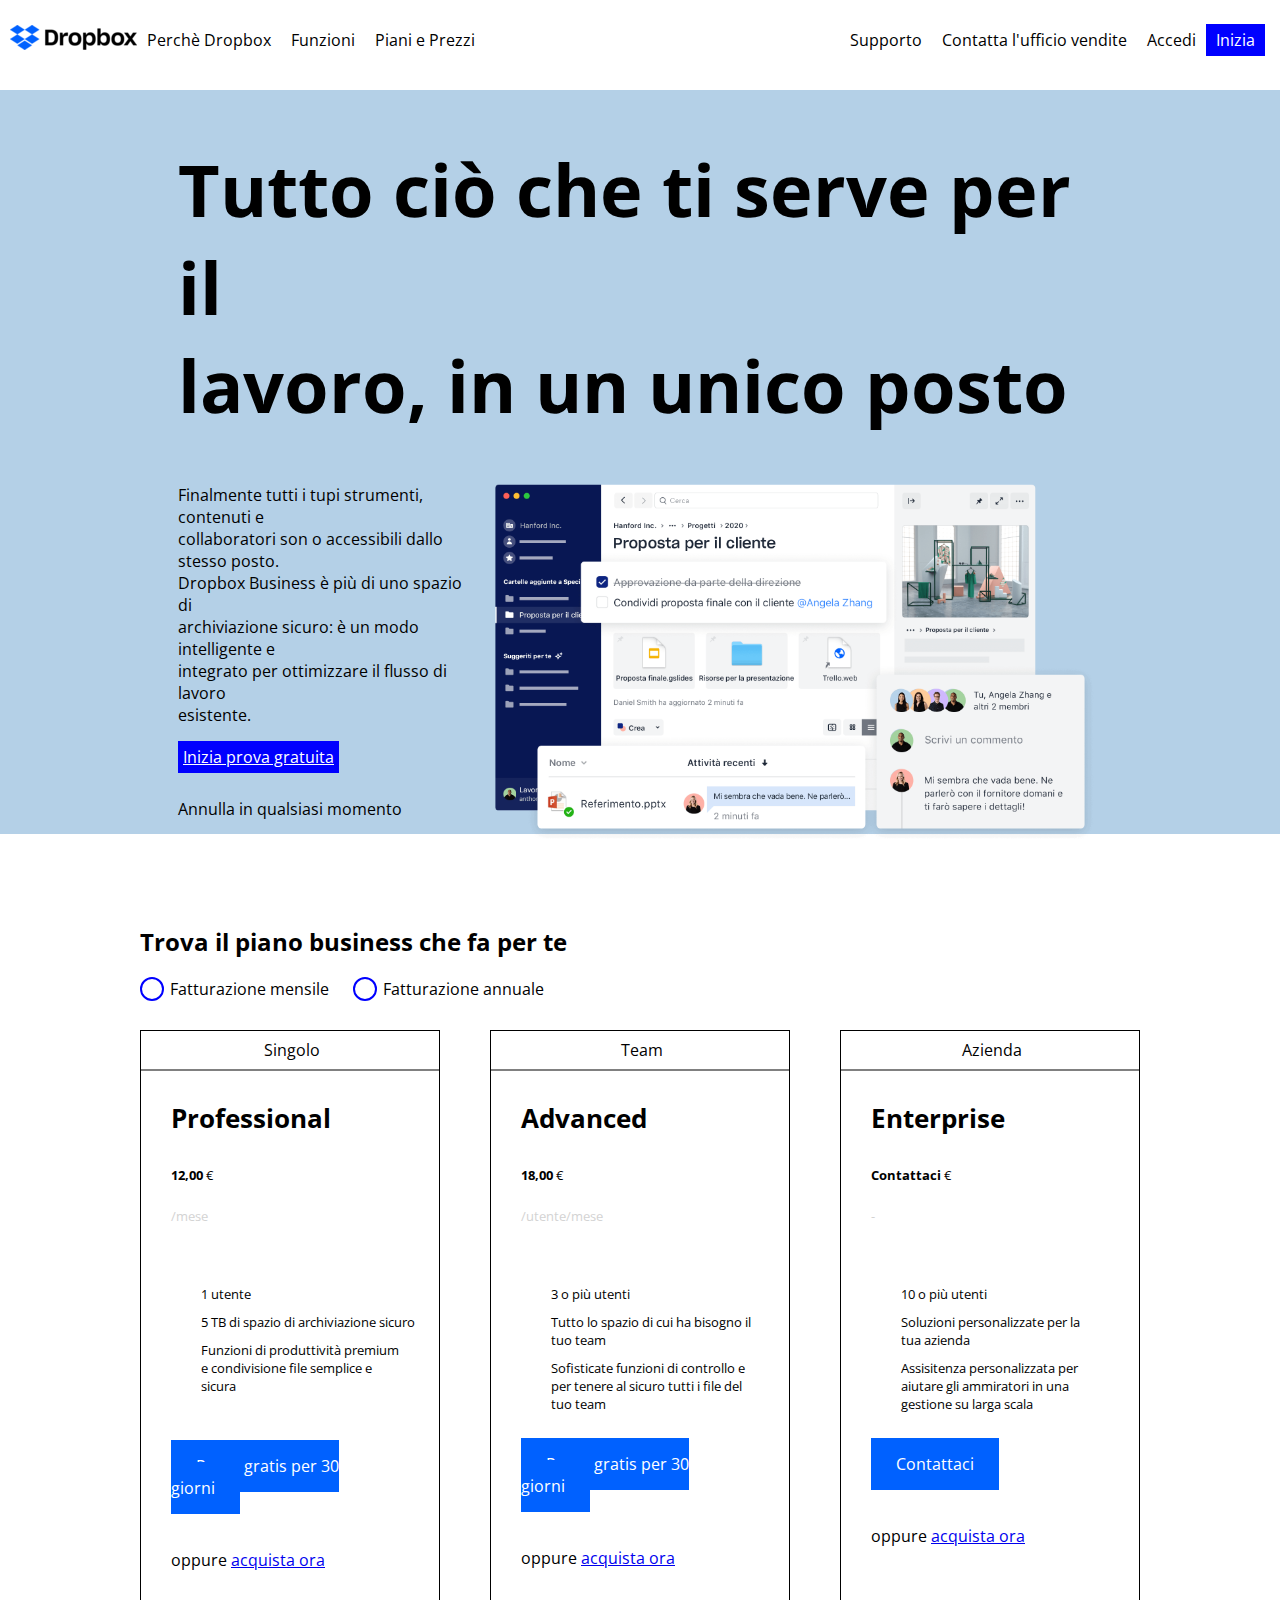
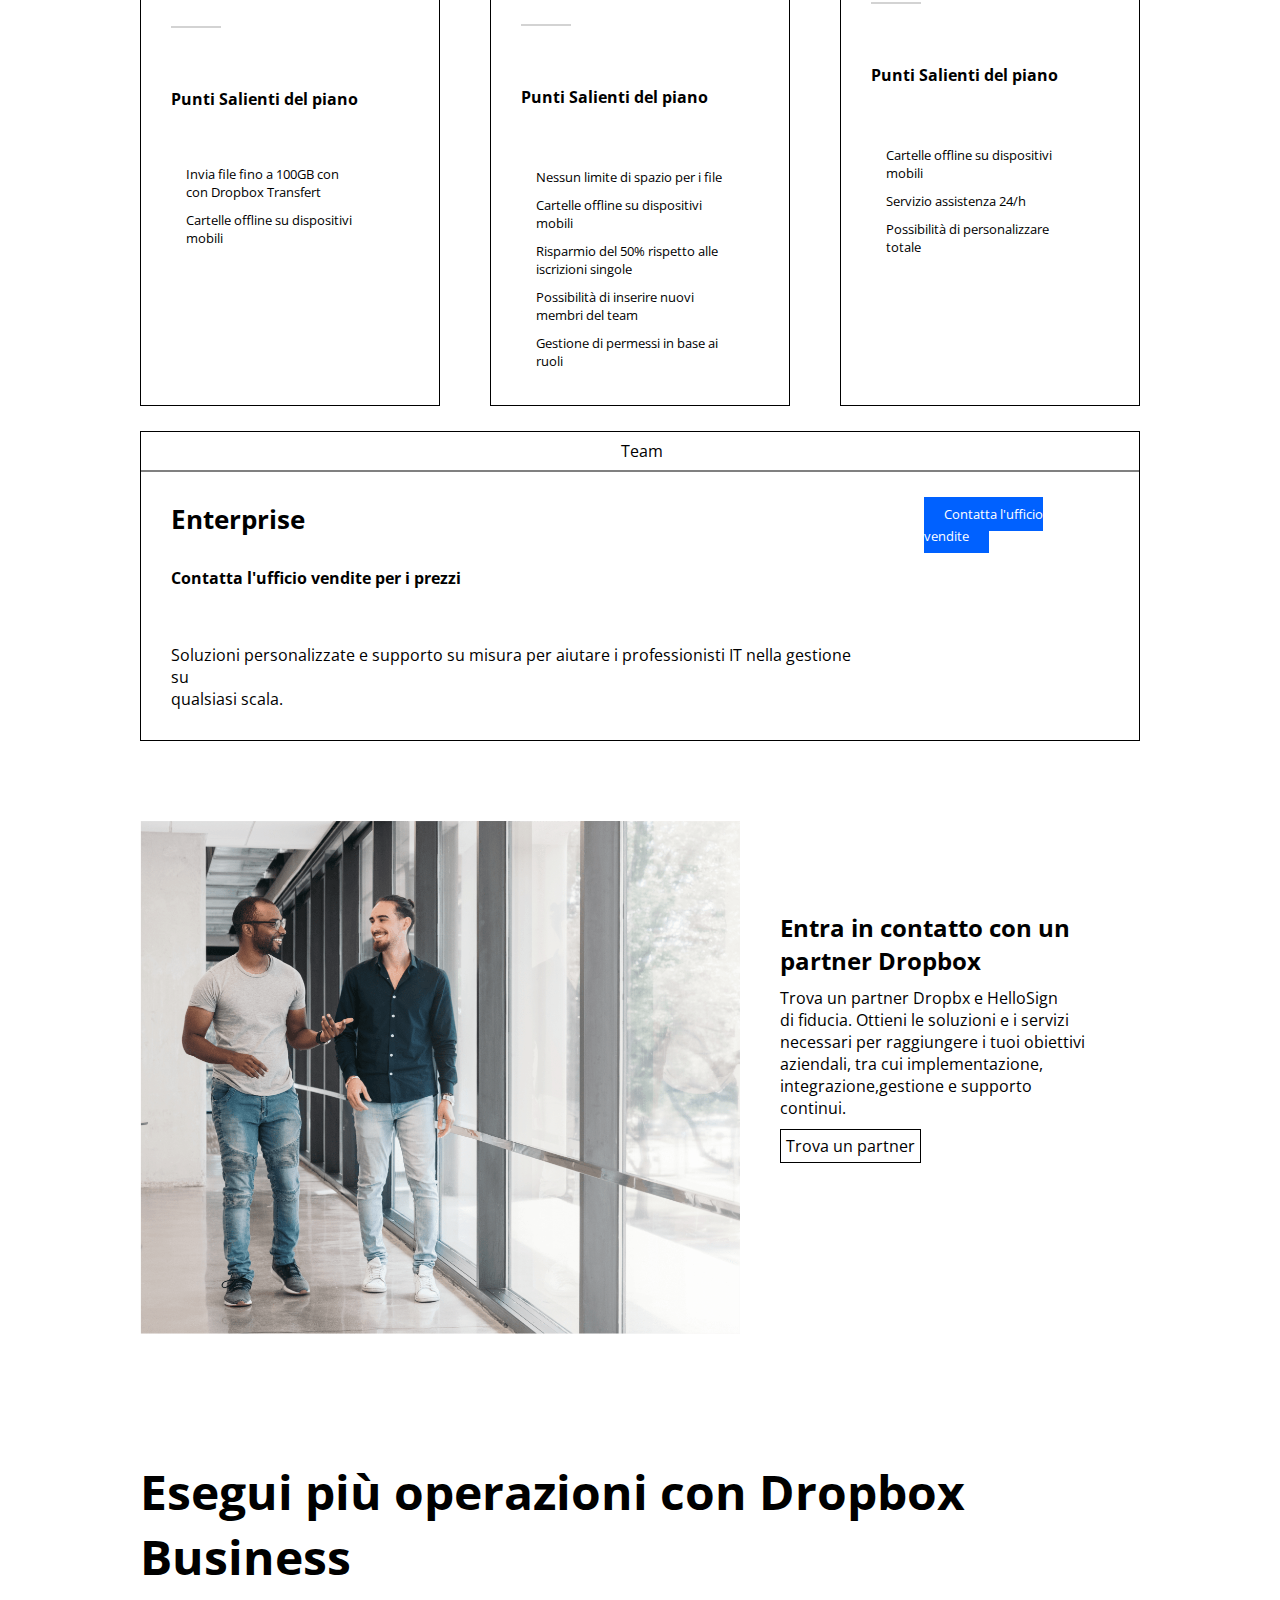
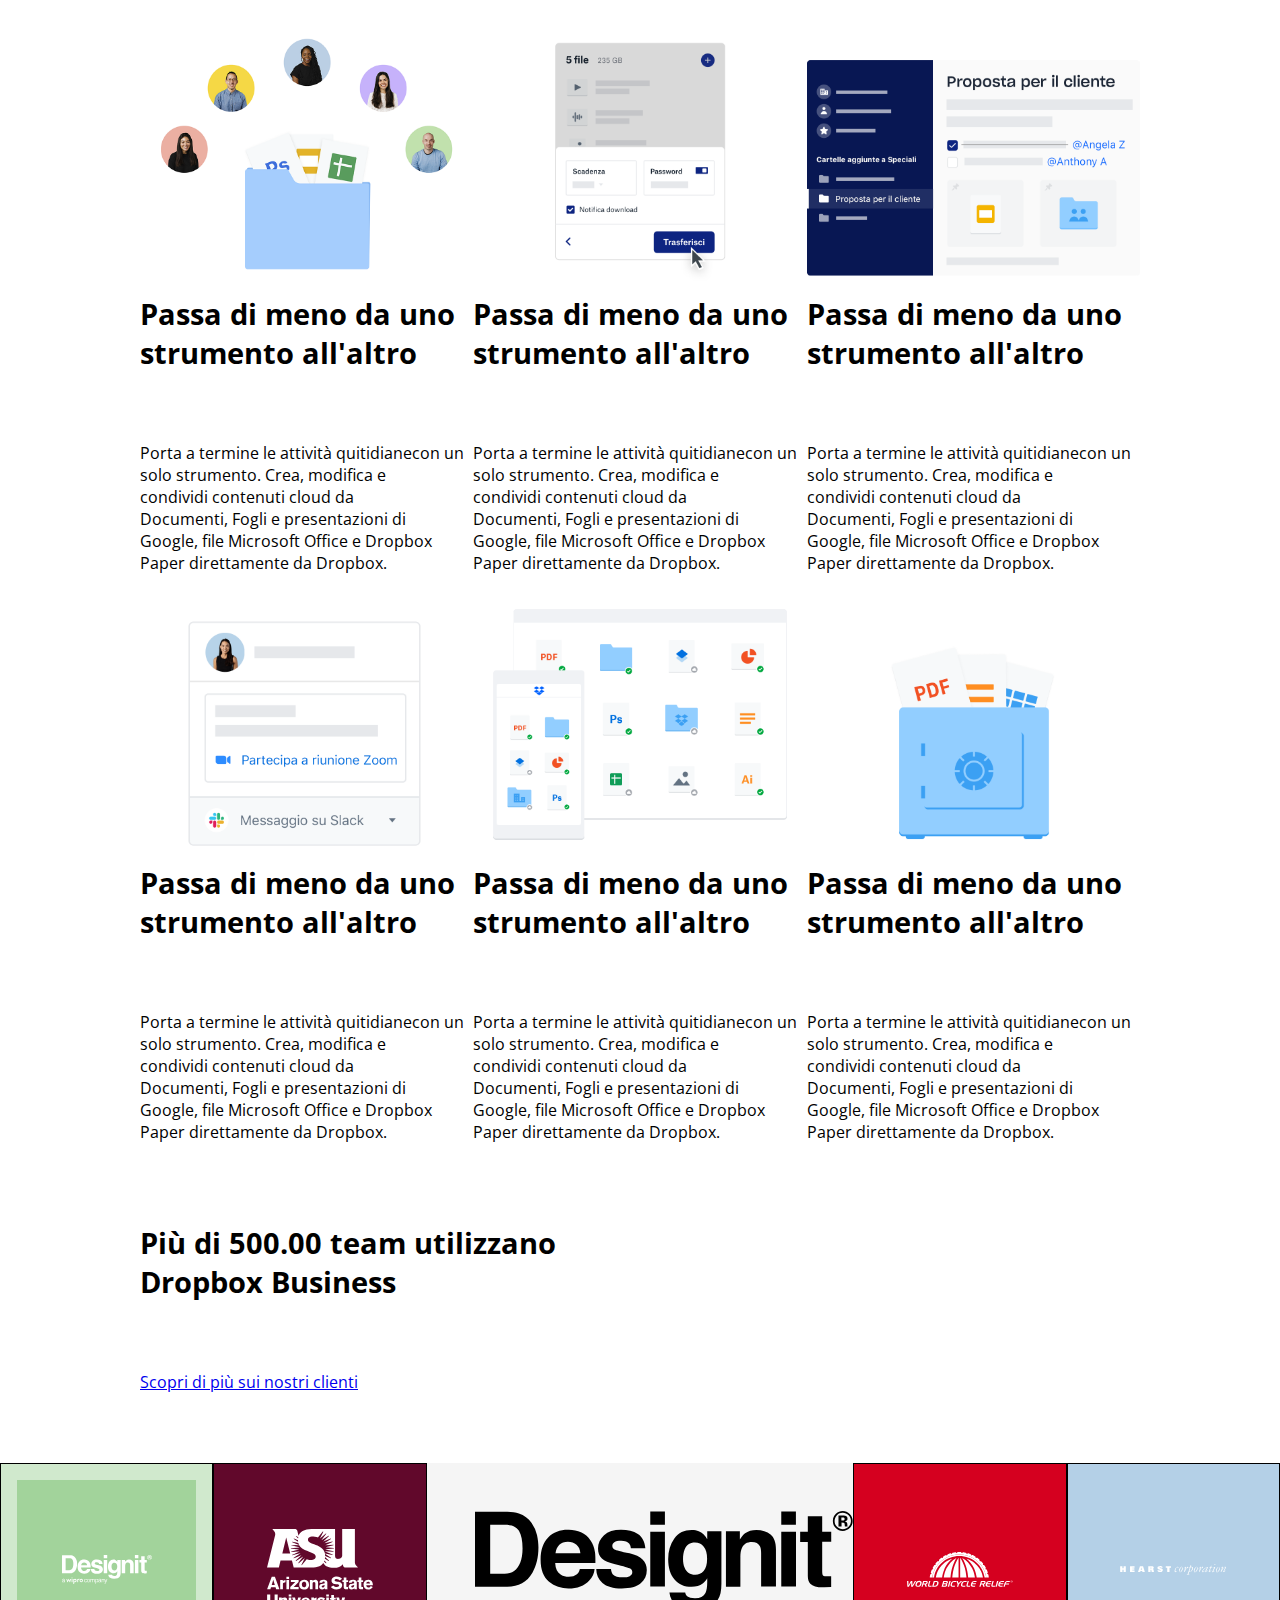
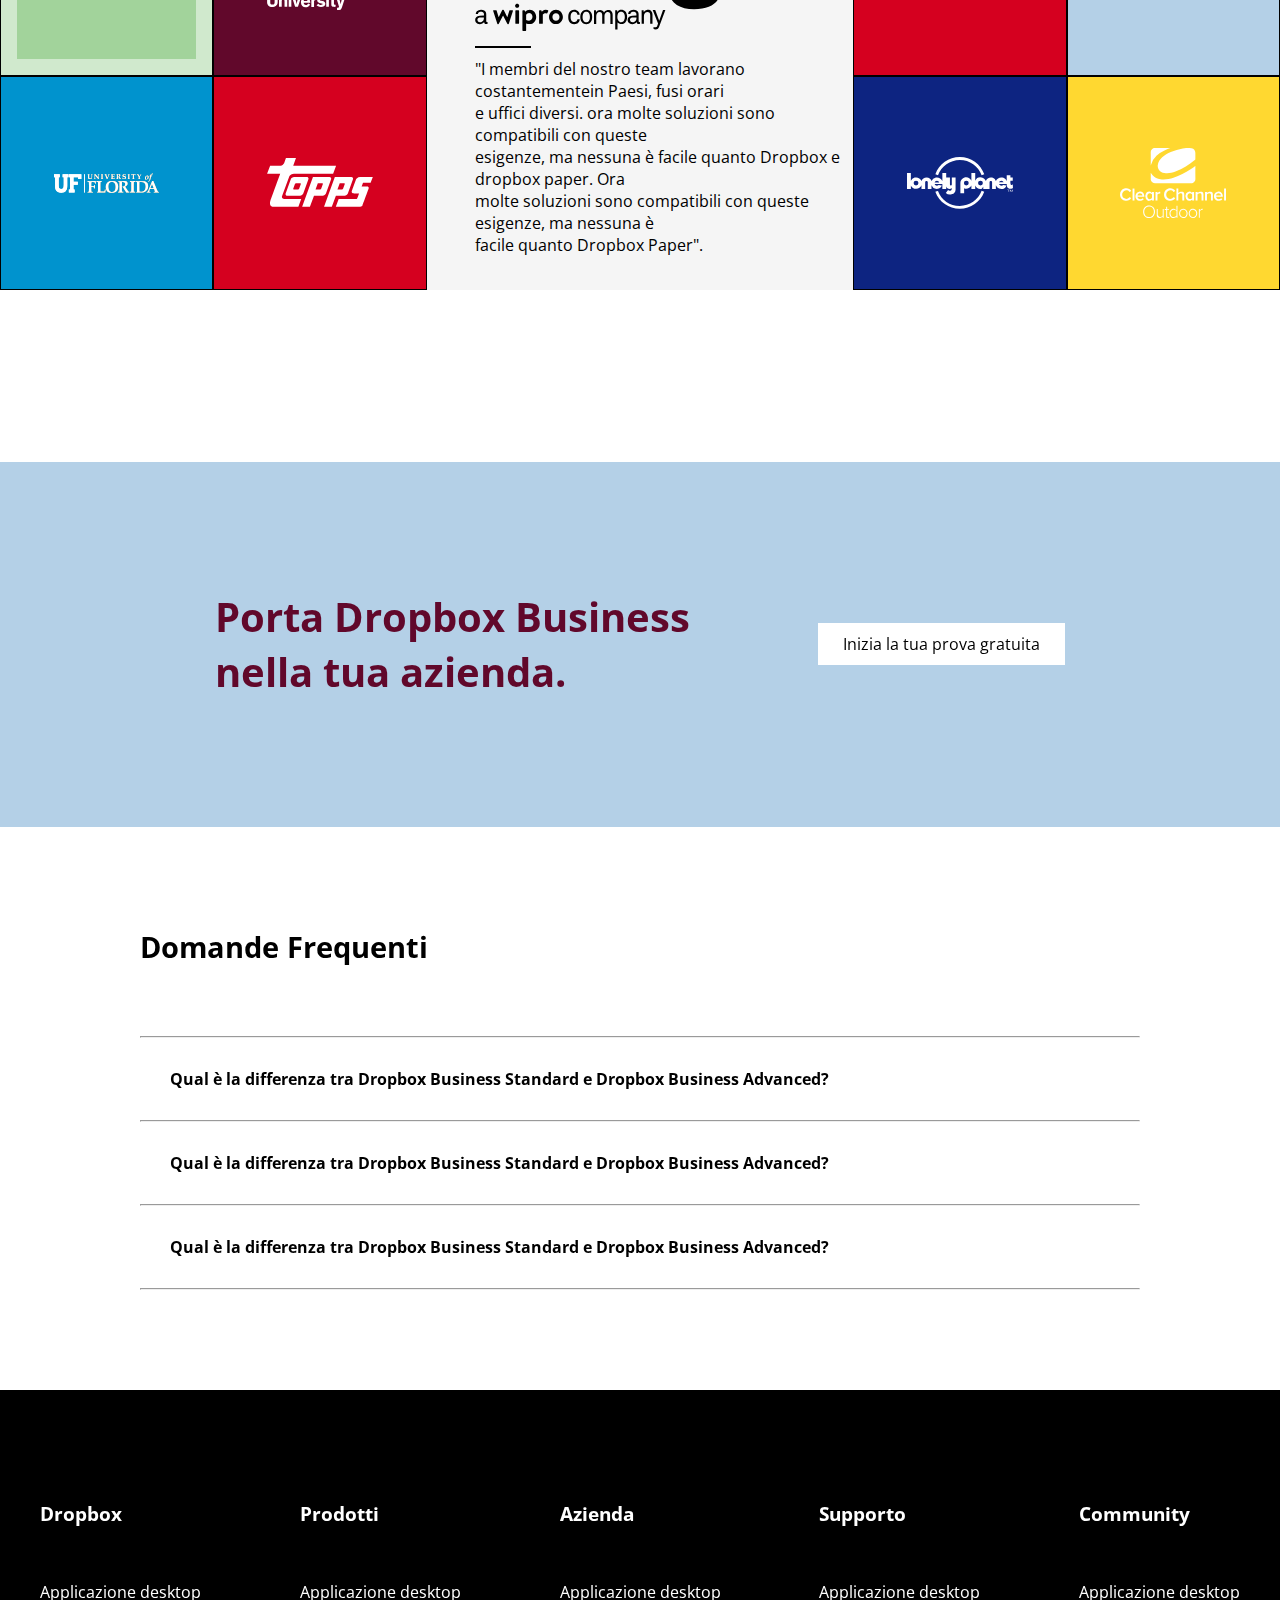
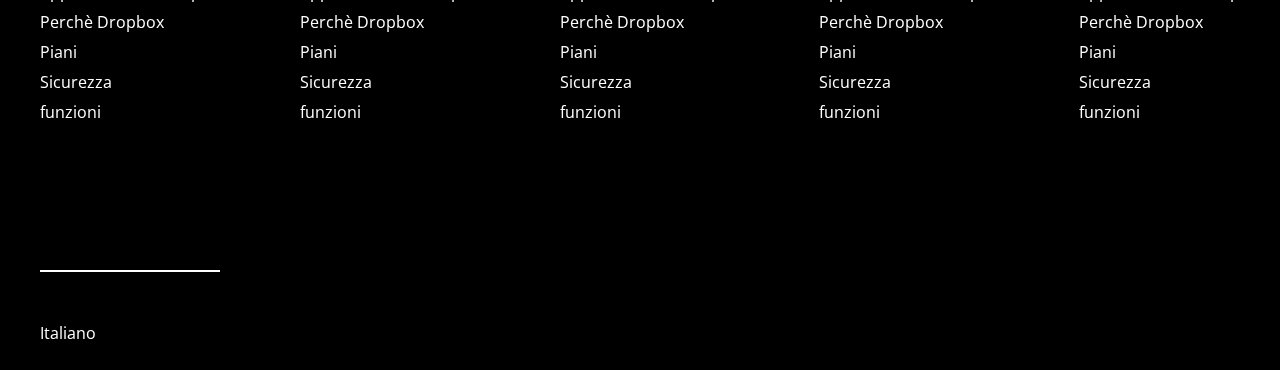
<file: index.html>
<!DOCTYPE html>
<html lang="en">

<head>
  <meta charset="UTF-8">
  <meta name="viewport" content="width=device-width, initial-scale=1.0">
  <title>Document</title>
  <link rel="stylesheet" href="dropbox.css">
  <!-- font awesome -->
  <link rel='stylesheet' href='https://cdnjs.cloudflare.com/ajax/libs/font-awesome/6.5.1/css/all.css'
    integrity='sha512-tx5+1LWHez1QiaXlAyDwzdBTfDjX07GMapQoFTS74wkcPMsI3So0KYmFe6EHZjI8+eSG0ljBlAQc3PQ5BTaZtQ=='
    crossorigin='anonymous' />
  <!-- google font -->
  <link rel="preconnect" href="https://fonts.googleapis.com">
  <link rel="preconnect" href="https://fonts.gstatic.com" crossorigin>
  <link href="https://fonts.googleapis.com/css2?family=Open+Sans:wght@400;800&display=swap" rel="stylesheet">
</head>

<body>
  <header>
    <section class="nav">
      <div class="left-nav">
        <ul>
          <li><img src="img/logo-small.png" alt=""></li>
          <li><a href="#">Perchè Dropbox</a></li>
          <li><a href="#">Funzioni</a></li>
          <li><a href="#">Piani e Prezzi</a></li>
        </ul>
      </div>
      <div class="right-nav">
        <ul>
          <li><a href="#">Supporto</a></li>
          <li><a href="#">Contatta l'ufficio vendite</a></li>
          <li><a href="#">Accedi</a></li>
          <li><a href="#" class="inizia">Inizia</a></li>
        </ul>
      </div>
    </section>
  </header>

  <main>

<!-- section jumbodrone -->

    <section class="jumbodrone">
      <div class="jumbone container">
        <h1>Tutto ciò che ti serve per il <br>lavoro, in un unico posto</h1>
        <div class="jumbo-content">
          <div class="testo-jumbo">
            <p>Finalmente tutti i tupi strumenti, contenuti e <br>collaboratori son o accessibili dallo stesso
            posto.<br>Dropbox Business è più di uno spazio di <br> archiviazione sicuro: è un modo intelligente e
            <br> integrato per ottimizzare il flusso di lavoro <br>esistente.
            </p>
            <div class="finalmente"></div>
            <div class="prova">
              <a href="#" class="prova-tasto">Inizia prova gratuita</a>
            </div>
              <p class="annulla">
                Annulla in qualsiasi momento
              </p>
            <div class="freccia-giu">
                <i class="fa-solid fa-arrow-down"></i>
            </div>
          </div>
          <div class="img-jumbo">
            <img src="img/jumbo.png" alt="" class="proposta">
          </div>
        </div>
      </div>
    </section>
 
    <!-- section tabella -->

<section class="container1000 trova-titolo">

     <!-- Gruppo di radio buttons per la fatturazione -->


      <h2 class="trova-titolo">Trova il piano business che fa per te</h2>
      <div class="radio-group">
        <input type="radio" id="monthly-billing" name="billing" hidden />
        <label for="monthly-billing" class="custom-radio">Fatturazione    mensile</label>
        <input type="radio" id="annual-billing" name="billing" hidden />
        <label for="annual-billing" class="custom-radio">Fatturazione     annuale</label>
      </div>

      <div class="d-flex tabelle">

   <!-- Sezioni Tabelle !!! Sezioni Tabelle !!! Sezioni Tabelle !!! Sezioni Tabelle !!!  -->

   <!-- Tabella UNO !!! Tabella UNO !!! Tabella UNO !!! Tabella UNO !!! Tabella UNO !!!  -->

      <div class="card .1">
        <div class="tab-t d-flex">
          <i class="fa-solid fa-user"></i><span>&nbsp;Singolo</span>
          </div>

            <div class="tab-body card-up">
              <ul>
                <li><h4>Professional</h4></li>
                <li id="price"><strong>12,00</strong> &euro;</li>
                <li id="gray-txt">/mese</li>
              </ul>
            <div class="column-up">
              <div class="font-awe">
                <ul>
                  <li class="row-li"><i class="fa-solid fa-user" class="awesome-icon"></i>1 utente</li>
                  <li class="row-li"><i class="fa-solid fa-folder" class="awesome-icon"></i>5 TB di spazio di archiviazione sicuro</li>
                  <li class="row-li"><i class="fa-solid fa-square-share-nodes" class="awesome-icon"></i>Funzioni di produttività premium <br> e condivisione file semplice e <br> sicura</li>
                </ul>
              </div>
              <div class="text-awe">
              </div>
            </div>
          </div>
          <div class="card-bottom-1">
            <a href="#" class="button-card">Prova gratis per 30 giorni</a>
            <p class="a-text">oppure <a href="#">acquista ora</a></p>
            <hr class="separatrice">
            <h4>Punti Salienti del piano</h4>
          <div class="d-flex column-down-1">
          <div class="awesome-bottom font-awe">
            <ul>
              <li><i class="fa-solid fa-check"></i>Invia file fino a 100GB con<br>con Dropbox Transfert</li>
              <li><i class="fa-solid fa-check"></i>Cartelle offline su dispositivi<br>mobili</li>
            </ul>
          </div>
          </div>
        </div>
      </div>

      <!-- Tabella DUE !!! Tabella DUE !!! Tabella DUE !!! Tabella DUE !!! Tabella DUE !!!  -->
      
      <div class="card .1">
        <div class="tab-t d-flex">
          <i class="fa-solid fa-users"></i><span>&nbsp;Team</span>
          </div>

            <div class="tab-body card-up">
              <ul>
                <li><h4>Advanced</h4></li>
                <li id="price"><strong>18,00</strong> &euro;</li>
                <li id="gray-txt">/utente/mese</li>
              </ul>
            <div class="column-up">
              <div class="font-awe">
                <ul>
                  <li class="row-li"><i class="fa-solid fa-users"></i>3 o più utenti</li>
                  <li class="row-li"><i class="fa-solid fa-folder" class="awesome-icon"></i>Tutto lo spazio di cui ha bisogno il<br>tuo team</li>
                  <li class="row-li"><i class="fa-solid fa-square-share-nodes" class="awesome-icon"></i>Sofisticate funzioni di controllo e<br>per tenere al sicuro tutti i file del<br>tuo team</li>
                </ul>
              </div>
              <div class="text-awe">
              </div>
            </div>
          </div>
          <div class="card-bottom">
            <a href="#" class="button-card">Prova gratis per 30 giorni</a>
            <p class="a-text">oppure <a href="#">acquista ora</a></p>
            <hr class="separatrice">
            <h4>Punti Salienti del piano</h4>
          <div class="d-flex column-down">
          <div class="awesome-bottom font-awe">
            <ul>
              <li id="awe-sopra"><i class="fa-solid fa-check"></i>Nessun limite di spazio per i file</li>
              <li><i class="fa-solid fa-check"></i>Cartelle offline su dispositivi<br>mobili</li>
              <li><i class="fa-solid fa-check"></i>Risparmio del 50% rispetto alle<br>iscrizioni singole</li>
              <li><i class="fa-solid fa-check"></i>Possibilità di inserire nuovi<br>membri del team</li>
              <li><i class="fa-solid fa-check"></i>Gestione di permessi in base ai<br>ruoli</li>
            </ul>
          </div>
          </div>
        </div>
      </div>

      <!-- Tabella TRE !!! Tabella TRE !!! Tabella TRE !!! Tabella TRE !!! Tabella TRE !!!  -->
      
      <div class="card .1">
        <div class="tab-t d-flex">
          <i class="fa-solid fa-building"></i><span>&nbsp;Azienda</span>
          </div>

            <div class="tab-body card-up">
              <ul>
                <li><h4>Enterprise</h4></li>
                <li id="price"><strong>Contattaci</strong> &euro;</li>
                <li id="gray-txt">-</li>
              </ul>
            <div class="column-up">
              <div class="font-awe">
                <ul>
                  <li class="row-li"><i class="fa-solid fa-users"></i>10 o più utenti</li>
                  <li class="row-li"><i class="fa-solid fa-folder"></i>Soluzioni personalizzate per la<br>tua azienda</li>
                  <li class="row-li"><i class="fa-solid fa-square-share-nodes" class="awesome-icon"></i>Assisitenza personalizzata per<br>aiutare gli ammiratori in una<br>gestione su larga scala</li>
                </ul>
              </div>
              <div class="text-awe">
              </div>
            </div>
          </div>
          <div class="card-bottom">
            <a href="#" class="button-card">Contattaci</a>
            <p class="a-text">oppure <a href="#">acquista ora</a></p>
            <hr class="separatrice">
            <h4>Punti Salienti del piano</h4>
          <div class="d-flex column-down">
          <div class="awesome-bottom font-awe">
            <ul>
              <li id="awe-sopra"><i class="fa-solid fa-check"></i>Cartelle offline su dispositivi <br>mobili</li>
              <li><i class="fa-solid fa-check"></i>Servizio assistenza 24/h</li>
              <li><i class="fa-solid fa-check"></i>Possibilità di personalizzare<br>totale</li>
            </ul>
          </div>
          </div>
        </div>
      </div>
</section>

    <div class="orizzontal container1000">
      <div class="tab-t d-flex">
        <i class="fa-solid fa-building"></i><span>&nbsp;Team</span>
      </div>
        <div class="d-flex orizzontal-body">
          <div class="orizzontal-text">
            <h4>Enterprise</h4>
            <p class="subtitle"> <strong>Contatta l'ufficio vendite per i prezzi</strong></p>
            <p>Soluzioni personalizzate e supporto su misura per aiutare i professionisti IT nella gestione su<br>qualsiasi scala.</p>
          </div>
          <div class="orizzontal-link">
            <a href="#">Contatta l'ufficio vendite</a>
          </div>
        </div>
    </div>

<!-- section due ragazzi -->

    <section class="chiacchiere container1000">
      <div class="allineato container d-flex">
        <div class="img-chiacchiere">
          <img src="img/partner.png" alt="">
        </div>
        <div class="text-b">
          <h3 id="entra">Entra in contatto con un <br>partner Dropbox</h3>
          <p id="trova">Trova un partner Dropbx e HelloSign <br> di fiducia. Ottieni le soluzioni e i servizi <br> necessari per raggiungere i tuoi obiettivi <br> aziendali, tra cui implementazione, <br>integrazione,gestione e supporto <br> continui.</p>
          <p class="bordo">Trova un partner</p>
        </div>
      </div>
    </section>


<!-- section carte -->
    
    <section class="container1000 cartine">
      <h2>Esegui più operazioni con Dropbox Business</h2>
      <div class="grp-up d-flex">
        <div class="crd">
            <div class="crd-img">
              <img src="img/business-feature-switching-tools.png" alt="">
              <h3>Passa di meno da uno strumento all'altro</h3>
              <p>Porta a termine le attività quitidiane<sbr>con un solo strumento. Crea, modifica e <br> condividi contenuti cloud da <br>Documenti, Fogli e presentazioni di <br>Google, file Microsoft Office e Dropbox <br> Paper direttamente da Dropbox.</p>
            </div>
        </div>
        <div class="crd">
            <div class="crd-img">
              <img src="img/business-feature-send-files-it.png" alt="">
              <h3>Passa di meno da uno strumento all'altro</h3>
              <p>Porta a termine le attività quitidiane<sbr>con un solo strumento. Crea, modifica e <br> condividi contenuti cloud da <br>Documenti, Fogli e presentazioni di <br>Google, file Microsoft Office e Dropbox <br> Paper direttamente da Dropbox.</p>
            </div>
        </div>
        <div class="crd">
            <div class="crd-img">
              <img src="img/business-feature-coordinate-it.png" alt="">
              <h3>Passa di meno da uno strumento all'altro</h3>
              <p>Porta a termine le attività quitidiane<sbr>con un solo strumento. Crea, modifica e <br> condividi contenuti cloud da <br>Documenti, Fogli e presentazioni di <br>Google, file Microsoft Office e Dropbox <br> Paper direttamente da Dropbox.</p>
            </div>
        </div>
      </div>
      <div class="grp-up d-flex">
        <div class="crd">
            <div class="crd-img">
              <img src="img/business-feature-integrations-it.png" alt="">
              <h3>Passa di meno da uno strumento all'altro</h3>
              <p>Porta a termine le attività quitidiane<sbr>con un solo strumento. Crea, modifica e <br> condividi contenuti cloud da <br>Documenti, Fogli e presentazioni di <br>Google, file Microsoft Office e Dropbox <br> Paper direttamente da Dropbox.</p>
            </div>
        </div>
        <div class="crd">
            <div class="crd-img">
              <img src="img/business-feature-multi-device.png" alt="">
              <h3>Passa di meno da uno strumento all'altro</h3>
              <p>Porta a termine le attività quitidiane<sbr>con un solo strumento. Crea, modifica e <br> condividi contenuti cloud da <br>Documenti, Fogli e presentazioni di <br>Google, file Microsoft Office e Dropbox <br> Paper direttamente da Dropbox.</p>
            </div>
        </div>
        <div class="crd">
            <div class="crd-img">
              <img src="img/business-feature-security.png" alt="">
              <h3>Passa di meno da uno strumento all'altro</h3>
              <p>Porta a termine le attività quitidiane<sbr>con un solo strumento. Crea, modifica e <br> condividi contenuti cloud da <br>Documenti, Fogli e presentazioni di <br>Google, file Microsoft Office e Dropbox <br> Paper direttamente da Dropbox.</p>
            </div>
        </div>
      </div>
    </section>
      
    
    <section class="container1000 .cinquecento">
        <div class="titolone">
          <h3>Più di 500.00 team utilizzano<br>Dropbox Business</h3>
          <a href="#">Scopri di più sui nostri clienti</a>
        </div>
      </section>

<!-- blocchi colorati -->

  <section class="scacchiera">

    <div class="macro d-flex">

      <div class="left d-flex">
        <div class="designit square d-flex">
          <div class="verdone d-flex">
            <img src="img/designit.svg" alt="" class="logo-white">
          </div>
        </div>
        <div class="asu square d-flex"><img src="img/arizona_state_university.svg" alt="" class="logo-white"></div>
        <div class="florida square d-flex"><img src="img/university_of_florida.svg" alt="" class="logo-white"></div>
        <div class="topps square d-flex"><img src="img/topps.svg" alt="" class="logo-white"></div>
      </div>

      <div class="center">
        <div><img src="img/designit.svg" alt="" class="des"></div>
        <hr class="separator"/>
        <div>
          <p>"I membri del nostro team lavorano costantementein Paesi, fusi orari <br> e uffici diversi. ora molte soluzioni sono compatibili con queste <br> esigenze, ma nessuna è facile quanto Dropbox e dropbox paper. Ora <br>molte soluzioni sono compatibili con queste esigenze, ma nessuna è <br> facile quanto Dropbox Paper".</p>
          <p class="morten">Morten Thomsen, Global IT Lead</p>
        </div> 
      </div>

      <div class="right d-flex">
        <div class="bicycle square d-flex"><img src="img/world_bicycle_relief.svg" alt="" class="logo-white"></div>
        <div class="hearst square d-flex"><img src="img/hearst_corp.svg" alt="" class="logo-white"></div>
        <div class="lonely square d-flex"><img src="img/lonely_planet.svg" alt="" class="logo-white"></div>
        <div class="clear square d-flex"><img src="img/clear_channel.svg" alt="" class="logo-white"></div>
      </div>
    </div>
  </section>

<section class="blue-background">
  <div class="porta d-flex">
    <div class="h2-porta">Porta Dropbox Business<br>nella tua azienda.</div>
    <div class="inizia-prova"><a href="#">Inizia la tua prova gratuita</a></div>
  </div>
</section>
  

<section class="domande-frequenti">

  <div class="container1000">
    <h3> Domande Frequenti</h3>
    <hr>
    <div class="question">
      <span class="qual"><strong>Qual è la differenza tra Dropbox Business Standard e Dropbox Business Advanced?</strong></span>
      <i class="fa-solid fa-chevron-down"></i>
      <i class="fa-solid fa-chevron-up"></i>
      <p>Lorem ipsum dolor sit amet consectetur adipisicing elit. Dolore, eligendi illum. Ducimus expedita minima ipsa voluptas dignissimos ipsam sint nobis libero possimus laudantium omnis dolores vel aspernatur iste, atque voluptatum?</p>
    </div>
      <hr>
    <div class="question">
      <span class="qual"><strong>Qual è la differenza tra Dropbox Business Standard e Dropbox Business Advanced?</strong></span>
      <i class="fa-solid fa-chevron-down"></i>
      <i class="fa-solid fa-chevron-up"></i>
      <p>Lorem ipsum dolor sit amet consectetur adipisicing elit. Dolore, eligendi illum. Ducimus expedita minima ipsa voluptas dignissimos ipsam sint nobis libero possimus laudantium omnis dolores vel aspernatur iste, atque voluptatum?</p>
    </div>
      <hr>
    <div class="question">
      <span class="qual"><strong>Qual è la differenza tra Dropbox Business Standard e Dropbox Business Advanced?</strong></span>
      <i class="fa-solid fa-chevron-down"></i>
      <i class="fa-solid fa-chevron-up"></i>
      <p>Lorem ipsum dolor sit amet consectetur adipisicing elit. Dolore, eligendi illum. Ducimus expedita minima ipsa voluptas dignissimos ipsam sint nobis libero possimus laudantium omnis dolores vel aspernatur iste, atque voluptatum?</p>
    </div>
    <hr>
  </div>
  
</section>

</main>
  <footer>
  
  <div class="footer-list d-flex container">
    <div class="li">
      <ul><h4>Dropbox</h4>
        <li>Applicazione desktop</li>
        <li>Perchè Dropbox</li>
        <li>Piani</li>
        <li>Sicurezza</li>
        <li>funzioni</li>
      </ul>
    </div>
    <div class="li">
      <ul><h4>Prodotti</h4>
        <li>Applicazione desktop</li>
        <li>Perchè Dropbox</li>
        <li>Piani</li>
        <li>Sicurezza</li>
        <li>funzioni</li>
      </ul>
    </div>
    <div class="li">
      <ul><h4>Azienda</h4>
        <li>Applicazione desktop</li>
        <li>Perchè Dropbox</li>
        <li>Piani</li>
        <li>Sicurezza</li>
        <li>funzioni</li>
      </ul>
    </div>
    <div class="li">
      <ul><h4>Supporto</h4>
        <li>Applicazione desktop</li>
        <li>Perchè Dropbox</li>
        <li>Piani</li>
        <li>Sicurezza</li>
        <li>funzioni</li>
      </ul>
    </div>
    <div class="li">
      <ul><h4>Community</h4>
        <li>Applicazione desktop</li>
        <li>Perchè Dropbox</li>
        <li>Piani</li>
        <li>Sicurezza</li>
        <li>funzioni</li>
      </ul>
    </div>
    
  </div>
  <div class="container">
    <hr class="separator-2">
    <div class="language">
    <i class="fa-solid fa-earth-americas"></i>
    <span> Italiano</span>
    <span><i class="fa-solid fa-chevron-up"></i></span>
  </div>
  </div>
  </footer>
</body>

</html>
</file>
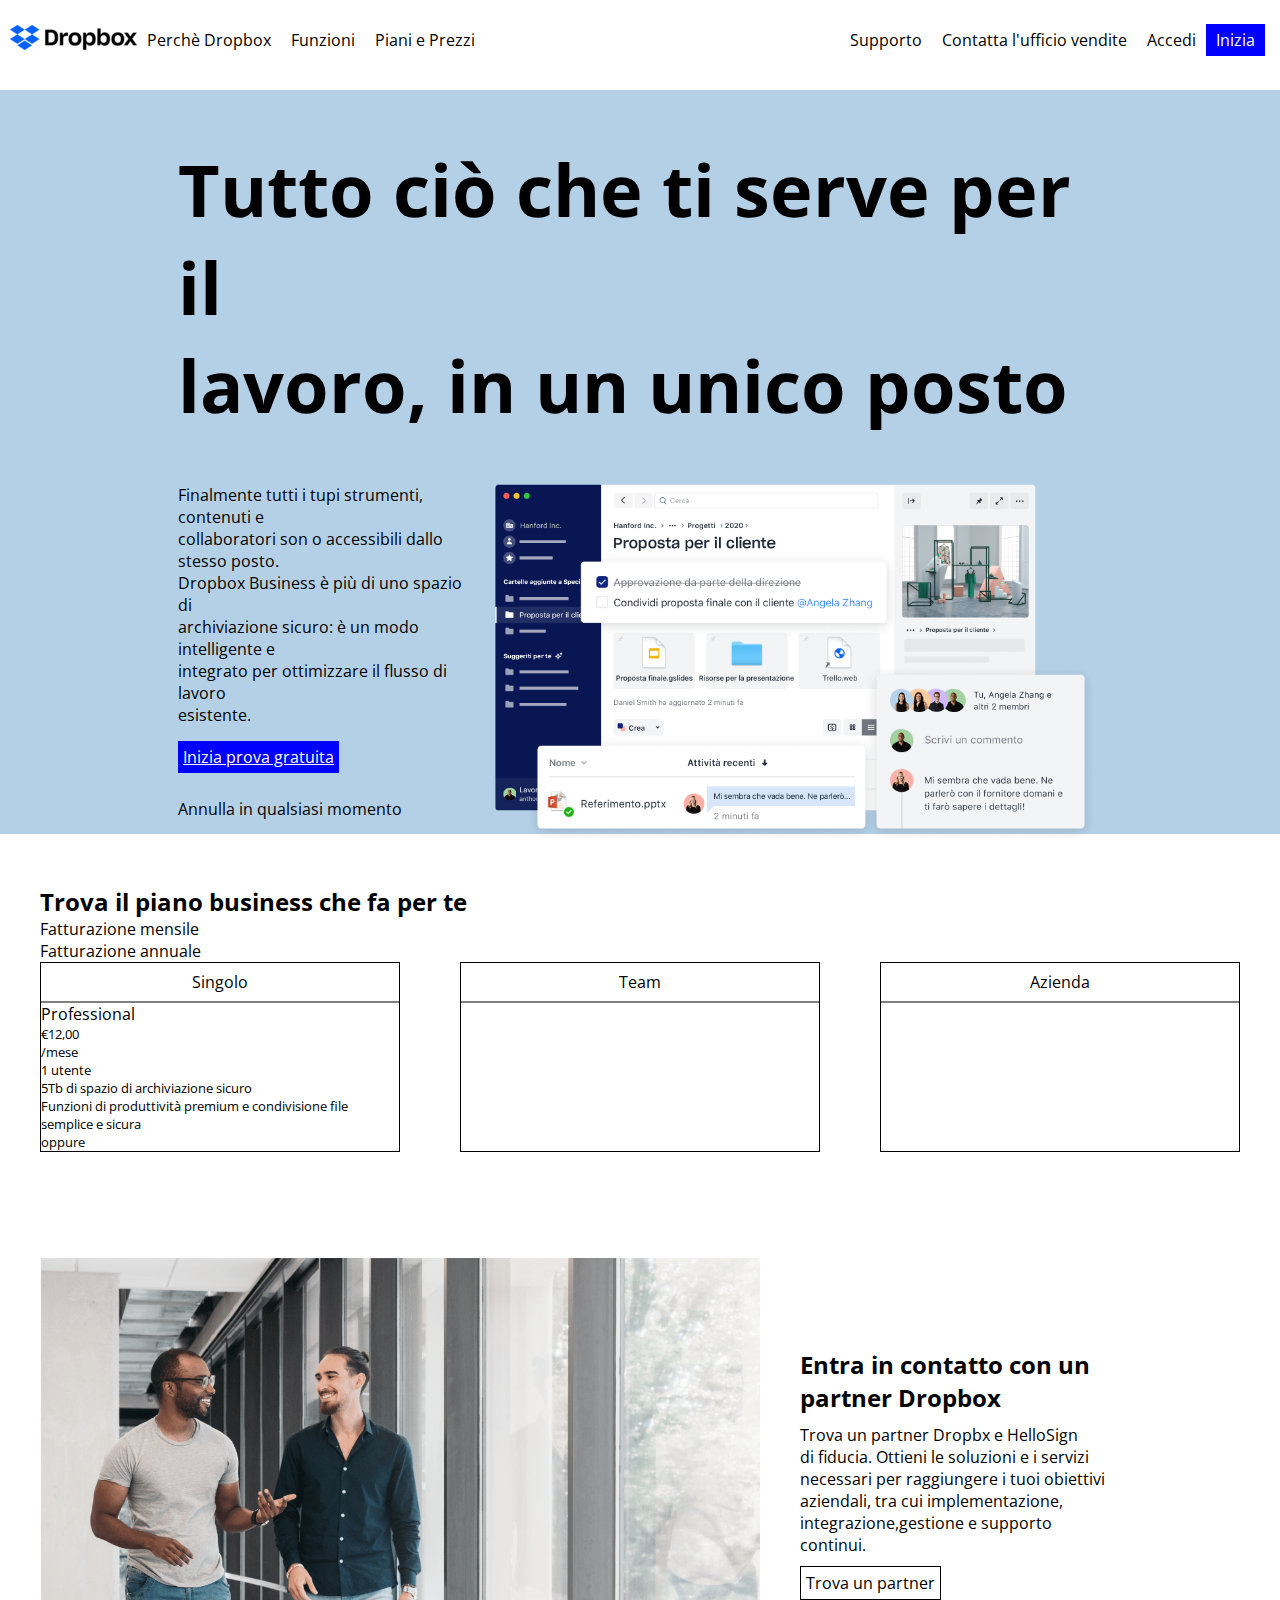
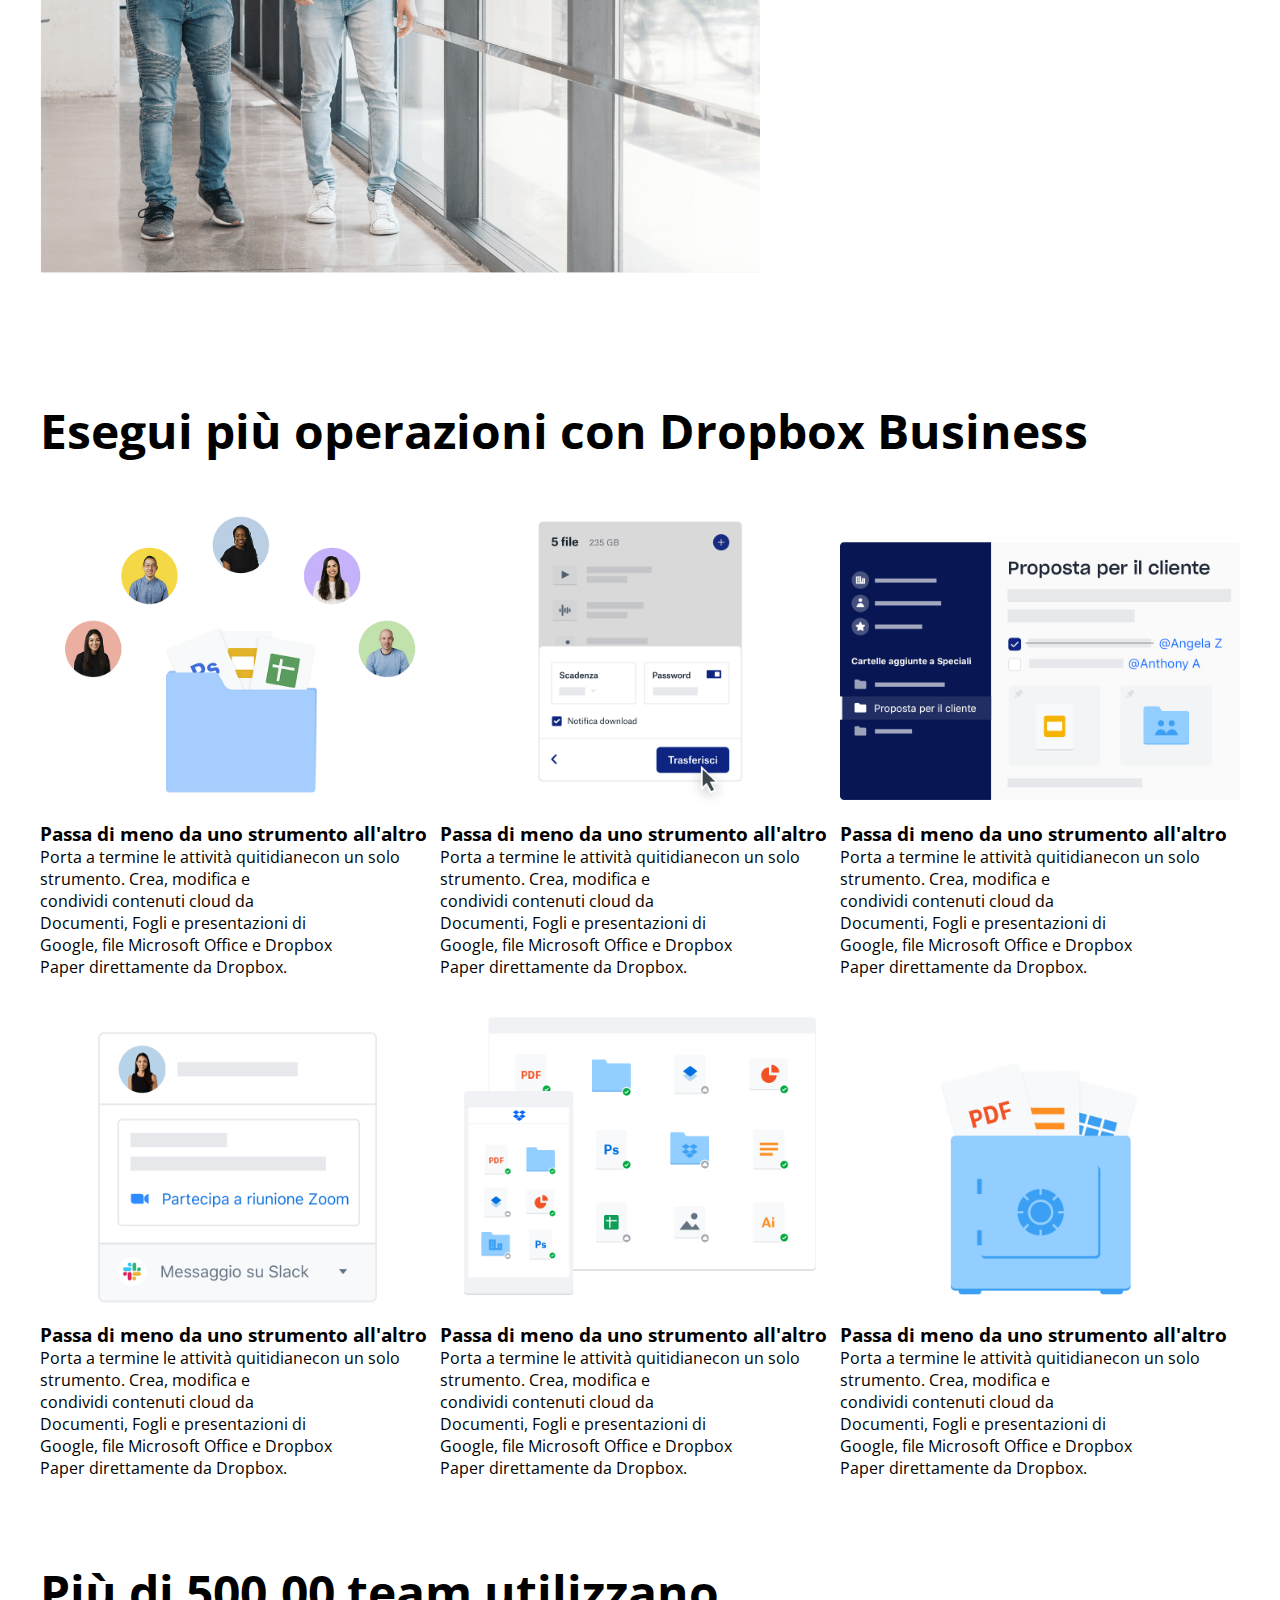
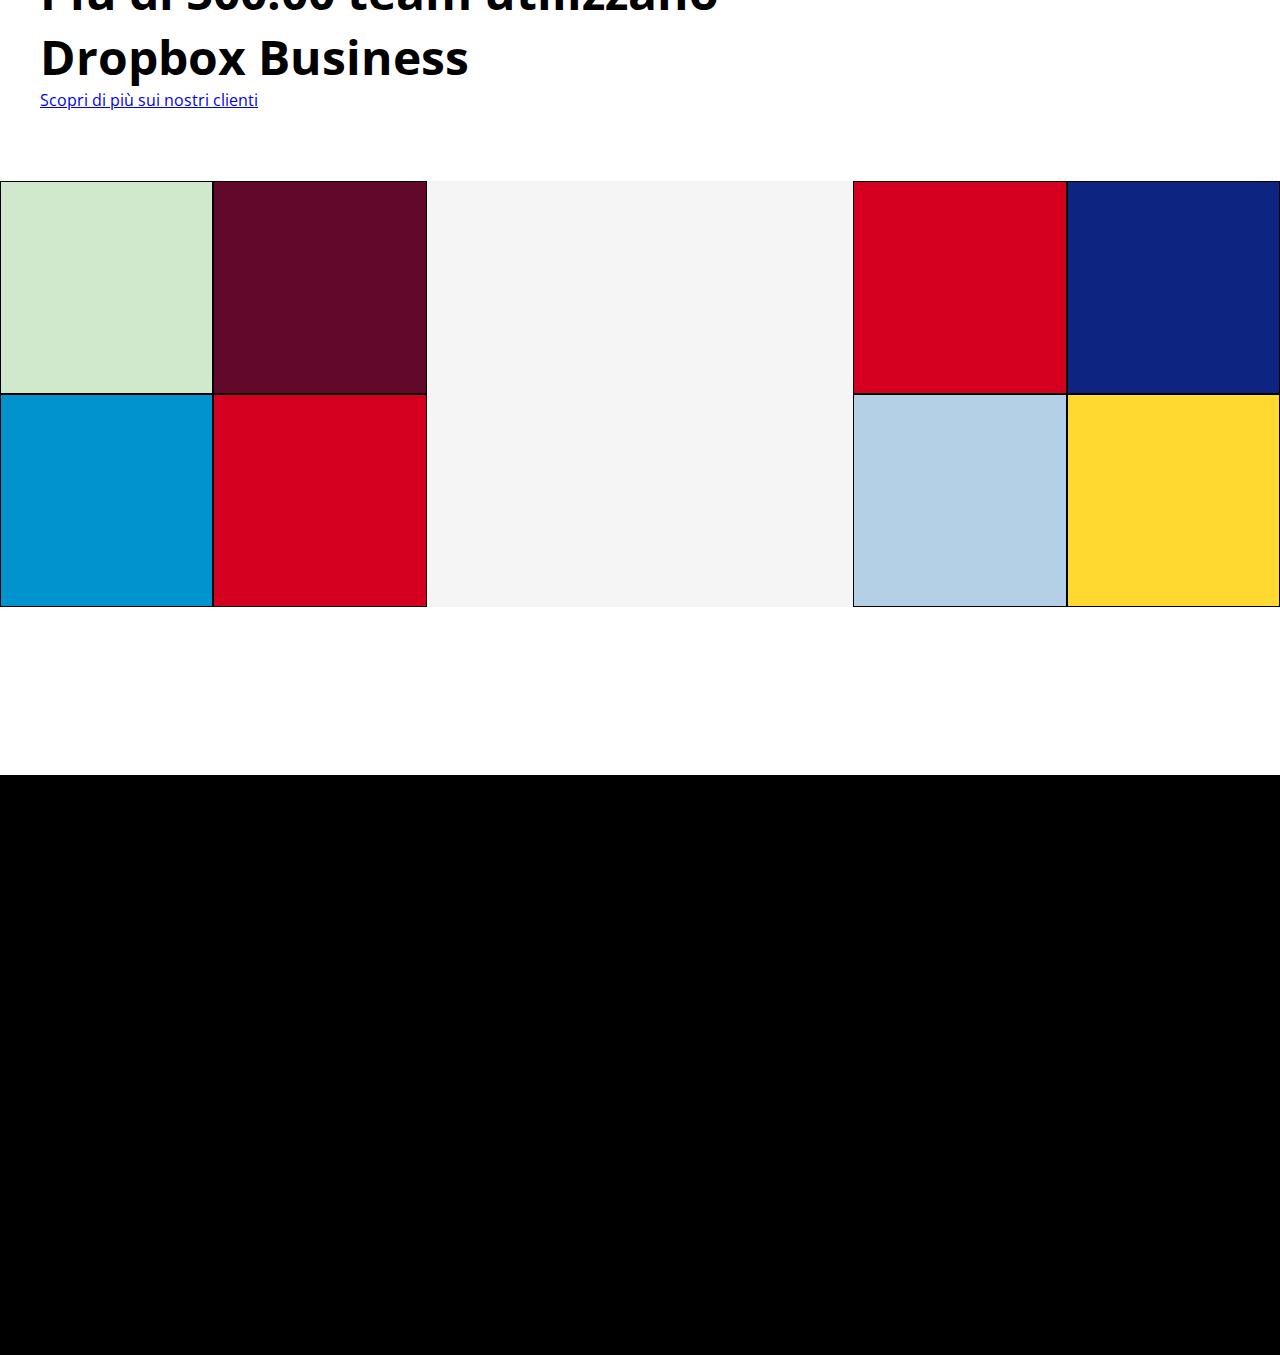
<file: dropbox.html>
<!DOCTYPE html>
<html lang="en">

<head>
  <meta charset="UTF-8">
  <meta name="viewport" content="width=device-width, initial-scale=1.0">
  <title>Document</title>
  <link rel="stylesheet" href="dropbox.css">
  <!-- font awesome -->
  <link rel='stylesheet' href='https://cdnjs.cloudflare.com/ajax/libs/font-awesome/6.5.1/css/all.css'
    integrity='sha512-tx5+1LWHez1QiaXlAyDwzdBTfDjX07GMapQoFTS74wkcPMsI3So0KYmFe6EHZjI8+eSG0ljBlAQc3PQ5BTaZtQ=='
    crossorigin='anonymous' />
  <!-- google font -->
  <link rel="preconnect" href="https://fonts.googleapis.com">
  <link rel="preconnect" href="https://fonts.gstatic.com" crossorigin>
  <link href="https://fonts.googleapis.com/css2?family=Open+Sans:wght@400;800&display=swap" rel="stylesheet">
</head>

<body>
  <header>
    <section class="nav">
      <div class="left-nav">
        <ul>
          <li><img src="img/logo-small.png" alt=""></li>
          <li><a href="#">Perchè Dropbox</a></li>
          <li><a href="#">Funzioni</a></li>
          <li><a href="#">Piani e Prezzi</a></li>
        </ul>
      </div>
      <div class="right-nav">
        <ul>
          <li><a href="#">Supporto</a></li>
          <li><a href="#">Contatta l'ufficio vendite</a></li>
          <li><a href="#">Accedi</a></li>
          <li><a href="#" class="inizia">Inizia</a></li>
        </ul>
      </div>
    </section>
  </header>

  <main>

<!-- section jumbodrone -->

    <section class="jumbodrone">
      <div class="jumbone">
        <h1>Tutto ciò che ti serve per il <br>lavoro, in un unico posto</h1>
        <div class="jumbo-content">
          <div class="testo-jumbo">
            <p>Finalmente tutti i tupi strumenti, contenuti e <br>collaboratori son o accessibili dallo stesso
            posto.<br>Dropbox Business è più di uno spazio di <br> archiviazione sicuro: è un modo intelligente e
            <br> integrato per ottimizzare il flusso di lavoro <br>esistente.
            </p>
            <div class="finalmente"></div>
            <div class="prova">
              <a href="#" class="prova-tasto">Inizia prova gratuita</a>
            </div>
              <p class="annulla">
                Annulla in qualsiasi momento
              </p>
            <div class="freccia-giu">
                <i class="fa-solid fa-arrow-down"></i>
            </div>
          </div>
          <div class="img-jumbo">
            <img src="img/jumbo.png" alt="" class="proposta">
          </div>
        </div>
      </div>
    </section>

<!-- section tabella -->

    <section class="container trova-titolo">
      <div class="business">
        <h2>Trova il piano business che fa per te</h2>
      </div>
      <div class="fatturazione-totale">
        <div class="fatturazione">
          <span class="dot"><i class="fa-solid fa-circle-dot"></i></span>
          <span class="tag-text">Fatturazione mensile</span>
        </div>
        <div class="fatturazione-2">
          <span class="dot"><i class="fa-solid fa-circle-dot"></i></span>
          <span>Fatturazione annuale</span>
        </div>
      </div>

      <div class="d-flex tabelle">

        <div class="card .1">
          <div class="tab-t d-flex">
            <i class="fa-solid fa-user"></i><span>Singolo</span>
          </div>
          <div class="tab-body">
            <ul>Professional
              <li>&euro;12,00</li>
              <li>/mese</li>
              <li>1 utente</li>
              <li>5Tb di spazio di archiviazione sicuro</li>
              <li>Funzioni di produttività premium e condivisione file semplice e sicura</li>
              <li><a> <href=""><link rel="stylesheet" href=""></a></li>
              <li>oppure <link rel="stylesheet" href=""></li>
            </ul>
          </div>
        </div>
        <div class="card .2">
          <div class="tab-t d-flex">
          <i class="fa-solid fa-users"></i><span>Team</span>

          </div>

          <div class="tab-body">

          </div>

        </div>

        <div class="card .3">
          <div class="tab-t d-flex">
          <i class="fa-solid fa-building"></i><span>Azienda</span>

          </div>

          <div class="tab-body">

          </div>

        </div>

      </div>

      <div>

        <div></div>

        <div></div>

      </div>

    </section>

<!-- section due ragazzi -->

    <section class="chiacchiere">
      <div class="allineato container d-flex">
        <div class="img-chiacchiere">
          <img src="img/partner.png" alt="">
        </div>
        <div class="text-b">
          <h3 id="entra">Entra in contatto con un <br>partner Dropbox</h3>
          <p id="trova">Trova un partner Dropbx e HelloSign <br> di fiducia. Ottieni le soluzioni e i servizi <br> necessari per raggiungere i tuoi obiettivi <br> aziendali, tra cui implementazione, <br>integrazione,gestione e supporto <br> continui.</p>
          <p class="bordo">Trova un partner</p>
        </div>
      </div>
    </section>


<!-- section carte -->
    
    <section class="container cartine">
      <h2>Esegui più operazioni con Dropbox Business</h2>
      <div class="grp-up d-flex">
        <div class="crd">
            <div class="crd-img">
              <img src="img/business-feature-switching-tools.png" alt="">
              <h3>Passa di meno da uno strumento all'altro</h3>
              <p>Porta a termine le attività quitidiane<sbr>con un solo strumento. Crea, modifica e <br> condividi contenuti cloud da <br>Documenti, Fogli e presentazioni di <br>Google, file Microsoft Office e Dropbox <br> Paper direttamente da Dropbox.</p>
            </div>
        </div>
        <div class="crd">
            <div class="crd-img">
              <img src="img/business-feature-send-files-it.png" alt="">
              <h3>Passa di meno da uno strumento all'altro</h3>
              <p>Porta a termine le attività quitidiane<sbr>con un solo strumento. Crea, modifica e <br> condividi contenuti cloud da <br>Documenti, Fogli e presentazioni di <br>Google, file Microsoft Office e Dropbox <br> Paper direttamente da Dropbox.</p>
            </div>
        </div>
        <div class="crd">
            <div class="crd-img">
              <img src="img/business-feature-coordinate-it.png" alt="">
              <h3>Passa di meno da uno strumento all'altro</h3>
              <p>Porta a termine le attività quitidiane<sbr>con un solo strumento. Crea, modifica e <br> condividi contenuti cloud da <br>Documenti, Fogli e presentazioni di <br>Google, file Microsoft Office e Dropbox <br> Paper direttamente da Dropbox.</p>
            </div>
        </div>
      </div>
      <div class="grp-up d-flex">
        <div class="crd">
            <div class="crd-img">
              <img src="img/business-feature-integrations-it.png" alt="">
              <h3>Passa di meno da uno strumento all'altro</h3>
              <p>Porta a termine le attività quitidiane<sbr>con un solo strumento. Crea, modifica e <br> condividi contenuti cloud da <br>Documenti, Fogli e presentazioni di <br>Google, file Microsoft Office e Dropbox <br> Paper direttamente da Dropbox.</p>
            </div>
        </div>
        <div class="crd">
            <div class="crd-img">
              <img src="img/business-feature-multi-device.png" alt="">
              <h3>Passa di meno da uno strumento all'altro</h3>
              <p>Porta a termine le attività quitidiane<sbr>con un solo strumento. Crea, modifica e <br> condividi contenuti cloud da <br>Documenti, Fogli e presentazioni di <br>Google, file Microsoft Office e Dropbox <br> Paper direttamente da Dropbox.</p>
            </div>
        </div>
        <div class="crd">
            <div class="crd-img">
              <img src="img/business-feature-security.png" alt="">
              <h3>Passa di meno da uno strumento all'altro</h3>
              <p>Porta a termine le attività quitidiane<sbr>con un solo strumento. Crea, modifica e <br> condividi contenuti cloud da <br>Documenti, Fogli e presentazioni di <br>Google, file Microsoft Office e Dropbox <br> Paper direttamente da Dropbox.</p>
            </div>
        </div>
      </div>
    </section>
      <section class="container .cinquecento">
        <div class="titolone">
          <h3>Più di 500.00 team utilizzano<br>Dropbox Business</h3>
          <a href="#">Scopri di più sui nostri clienti</a>
        </div>
      </section>

<!-- blocchi colorati -->

  <section class="scacchiera">

    <div class="macro d-flex">

      <div class="left d-flex">
        <div class="designit square"></div>
        <div class="asu square"></div>
        <div class="florida square"></div>
        <div class="topps square"></div>
      </div>

      <div class="center">
        <div class="big-grey"></div>
      </div>

      <div class="right d-flex">
        <div class="bicycle square"></div>
        <div class="lonely square"></div>
        <div class="hearst square"></div>
        <div class="clear square"></div>
      </div>
    </div>
  </section>


  </main>
  <footer>
  </footer>
</body>

</html>
</file>
<file: dropbox.css>
*{
  padding: 0;
  margin: 0;
  box-sizing: border-box;
}

.container{
  margin: 0 auto;
  max-width: 1200px;
}

.container1000{
  margin: 0 auto;
  max-width: 1000px;
}

body{
  font-family: 'Open Sans', sans-serif;
}

img{
  max-width: 100%;
}

.d-flex{
  display: flex;
}

header{
  width: 100%;
  position: fixed;
  top: 0;
  background-color: white;
  z-index: 999;
}

header a{
  text-decoration: none;
  display: inline-block;
  padding: 5px 10px;
  color: black
}

li{
  list-style: none;
}

main{
  margin-top: 90px;
}

.nav{
  display: flex;
  justify-content: space-between;
  align-items: center;
  height: 100%;
  height: 80px;
}

.left-nav ul{
  display: flex;
  justify-content: center;
  align-items: center;
}

.left-nav img{
  margin-left: 10px;
}

.right-nav ul{
  display: flex;
  justify-content: center;
  align-items: center;
  padding-right: 15px;
}

.inizia{
background-color: blue;
color: white;
}

.jumbodrone{
  background-color: rgb(180,208,231);
}

h1{
  font-size: 4.5rem;
  font-family: 'Open Sans', sans-serif;
}

.jumbone{
  margin: 0 auto;
  max-width: 1200px;
  width: 80%;
  padding: 50px;
}

.jumbo-content{
  display: flex;
  justify-content: space-around;
  padding-top: 50px;
  height: 350px;
}

.finalmente{
  padding-top: 2%;
}

.prova{
  padding-top: 5%;
}

.prova a{
  padding: 5px;
}

.prova-tasto{
  background-color: blue;
  color: white;
}

.annulla{
  padding-top: 30px;
}

.freccia-giu i{
  font-size: 4rem;
  padding-top: 15px;
}

.testo-jumbo{
  width: 37%;
}

.img-jumbo{
  width: 80%;
  position: relative;
}

.proposta{
  width: 100%;
  position: absolute;
}

.trova-titolo{
  padding-top: 4%;
  padding-bottom: 2%;
}

/* Stile per il label che funge da radio button personalizzato */
.custom-radio {
  cursor: pointer;
  padding-left: 30px; 
  position: relative; 
  margin-right: 20px; 
  display: inline-block; 
}

.radio-group{
  padding-bottom: 3%;
}

/* Crea il cerchio esterno del radio button */
.custom-radio::before {
  content: '';
  position: absolute;
  left: 0;
  top: 50%;
  transform: translateY(-50%);
  height: 20px;
  width: 20px;
  border-radius: 50%;
  border: 2px solid blue;
}

/* Crea il cerchio interno del radio button */
.custom-radio::after {
  content: '';
  position: absolute;
  top: 50%;
  left: 2px;
  transform: translateY(-50%);
  width: 20px;
  border-radius: 50%;
  background-color: rgb(255, 255, 255);
  opacity: 0; 
  border: 6px solid blue;
  box-sizing: border-box;
  aspect-ratio: 1/1;
}

/* Mostra il cerchio interno quando il radio button è selezionato */
input[type="radio"]:checked + .custom-radio::after {
  opacity: 1;
}

/* Tabelle */

.tab-t{
  border-bottom: 2px solid grey;
  height: 40px;
  align-items: center;
  justify-content: center;
}

.tabelle{
  justify-content: space-between;
}

.card{
  border: 1px solid black;
  width: 30%;
}
  .card li{
    font-size: 0.8em;
  }
.card-up{
  padding: 30px;
}
.card-up h4{
  font-size: 2em;
  padding-bottom: 30px;
}
  #price{
    padding-bottom: 23px;
  }
   #gray-txt{
    color: lightgray;
    padding-bottom: 50px;
   }

.row-li{
  position: relative;
  left: 15px;
}

.row-li i{
  position: absolute;
  left: -15px;
}

.font-awe{
  padding-right: 10px;
}

.font-awe{
  position: relative;
  left: 15px;
} 

.font-awe i{
  position: absolute;
  left: -15px;
}

.card-bottom-1{
  padding: 30px;
}

.column-down-1{
  margin-top: 40px;
}

.card-bottom{
  padding: 10px 30px 30px 30px;
}
  .button-card {
    background-color: #0061FF;
    color: white;
    text-decoration: none;
    padding-left: 25px;
    padding-right: 25px;
    padding-top: 15px;
    padding-bottom: 15px;
  }
    .a-text{
      padding-top: 50px;
      padding-bottom: 45px;
    }
      .separatrice{
        border: 0;
        height: 2px; 
        background-color: lightgray; 
        margin: 10px 0; 
        width: 50px;
        margin-bottom: 60px;
      }
        .card-bottom h4{
          padding-bottom: 45px;
        }
          .awesome-bottom i{
            color: #0061FF;
          }
.font-awe li{
  padding-top: 10px;
}

.card-text-bottom li{
  padding-top: 2%;
  padding-bottom: 2%;
  font-size: small;
} 
.awesome-bottom{
  padding-top: 2%;
  padding-bottom: 2%;
} 

.tab-body h3{
  font-size: 1rem;
}

.orizzontal{
  border: 1px solid black;
}

.orizzontal-text{
  padding: 30px;
}

.orizzontal-link{
  padding: 30px;
}
  .orizzontal-link a{
    background-color: #0061FF;
    color: white;
    text-decoration: none;
    padding: 8px 20px 8px 20px;
    font-size: small;
  }

.orizzontal h4{
  padding-bottom: 30px;
  font-size: 1.6rem;
}
  .orizzontal .subtitle{
    padding-bottom: 55px;
  }

/* Immagine !!! Immagine !!! Immagine !!! Immagine !!! Immagine !!! Immagine !!! Immagine !!!  */

.chiacchiere{
  padding-top: 80px;
}

.img-chiacchiere{
  width: 60%;
}

.text-b{
  width: 40%;
  font-size: 1rem;
  padding-top: 90px;
  padding-left: 40px;
}

#entra{
  font-size: 1.5rem;
  padding-bottom: 10px;
}

#trova{
  font-weight: 5em;
  padding-bottom: 10px;
}

.bordo{
  padding-top: 10px;
  border: 1px solid black;
  padding: 5px;
  padding-right: 5px;
  display: inline-block;
}

.cartine{
  padding-top: 120px;
}

.cartine h2{
  padding-bottom: 15px;
  font-size: 3rem;
}

.crd{
  padding-top: 15px;
}

.titolone h3{
  padding-top: 80px;
  font-size: 3rem;
}

.titolone a{
  padding-top: 15px;
}

/* Scacchiera */

.scacchiera{
  padding-top: 70px;
}

.macro{
  height: 66vh;
}

.square{
  width: 50%;
  height: 50%;
  aspect-ratio: 1 / 1;
  border: 1px solid black;
}

.square img{
  width: 50%;
}

.right{
  background-color: green;
  height: calc(100vw/3);
  flex-wrap: wrap;
  width: calc(100%/3);
  aspect-ratio: 1 / 1;
}

.left{
  background-color: purple;
  flex-wrap: wrap;
  width: calc(100%/3);
  aspect-ratio: 1 / 1;
  flex-shrink: 0;
  height: calc(100vw/3);
}

.center{
  background-color: rgb(245,245,245);
  height: calc(100vw/3);
  width: calc(100%/3);
  overflow: auto;
  padding-top: 3rem;
  padding-left: 3rem;
  aspect-ratio: 1 / 1;
}

.designit{
  background-color: #D0E9CD;
  justify-content: center;
  align-items: center;
  aspect-ratio: 1 / 1;
}

.asu{
  background-color: #61082B;
  justify-content: center;
  align-items: center;
  aspect-ratio: 1 / 1;
}

.florida{
  background-color: #0093CE;
  justify-content: center;
  align-items: center;
  aspect-ratio: 1 / 1;
}

.topps{
  background-color: #D5001F;
  justify-content: center;
  align-items: center;
  aspect-ratio: 1 / 1;
}

.bicycle{
  background-color: #D5001F;
  justify-content: center;
  align-items: center;
  aspect-ratio: 1 / 1;
}

.hearst{
  background-color: #B4D0E7;
  justify-content: center;
  align-items: center;
  aspect-ratio: 1 / 1;
}

.lonely{
  background-color: #0D2481;
  justify-content: center;
  align-items: center;
  aspect-ratio: 1 / 1;
}

.clear{
  background-color: #FFD830;
  justify-content: center;
  align-items: center;
  aspect-ratio: 1 / 1;
}

.verdone{
  justify-content: center;
  align-items: center;
  background-color: #A2D39B;
  height: 85%;
  width: 85%;
}

.separator {
  border: 0;
  height: 2px; 
  background-color: #000; 
  margin: 10px 0; 
  width: 15%;
}

.morten{
  padding-top: 30px;
}

.logo-white{
  filter: invert(1);
}

.porta{
  margin-top: 5px;
  height:365px;
  background-color: #B4D0E7;
  justify-content: center;
  align-items: center;
}

.h2-porta{
  color: #61082B;
  font-size: 2.5rem;
  font-weight: bolder;
  padding-right: 10%;
}

.inizia-prova {
  background-color: white;
  padding: 10px 25px
}

.inizia-prova a{
  text-decoration: none;
  color: black;
}

.domande-frequenti{
  padding-top: 100px;
  padding-bottom: 100px;
}

.question p{
  display: none;
}

.question:hover p,
.question:hover .fa-chevron-up{
  display: block;
}

.question:hover .fa-chevron-down,
.question .fa-chevron-up{
  display: none;
}

.container1000 h3{
  padding-bottom: 70px;
  font-size: 1.8rem;
}

.question{
  padding: 30px;
  position: relative;
}

.question i{
  position: absolute;
  right: 10px;
}

footer{
  background-color: #000;
  height: 580px;
  color: white;
}

.footer-list{
  justify-content: space-between;
  height: 230px;
}

.li ul h4{
  font-size: 1.2rem;
  padding-bottom: 50px;
  padding-top: 110px;
}

.li ul li{
  line-height: 30px;
  font-size: 1rem;
} 

.separator-2{
  border: 0;
  height: 2px; 
  background-color: white; 
  margin: 10px 0; 
  width: 15%;
  margin-top: 250px;
}

.language{
  margin-top: 50px;
  margin-bottom: 40px;
}
</file>
